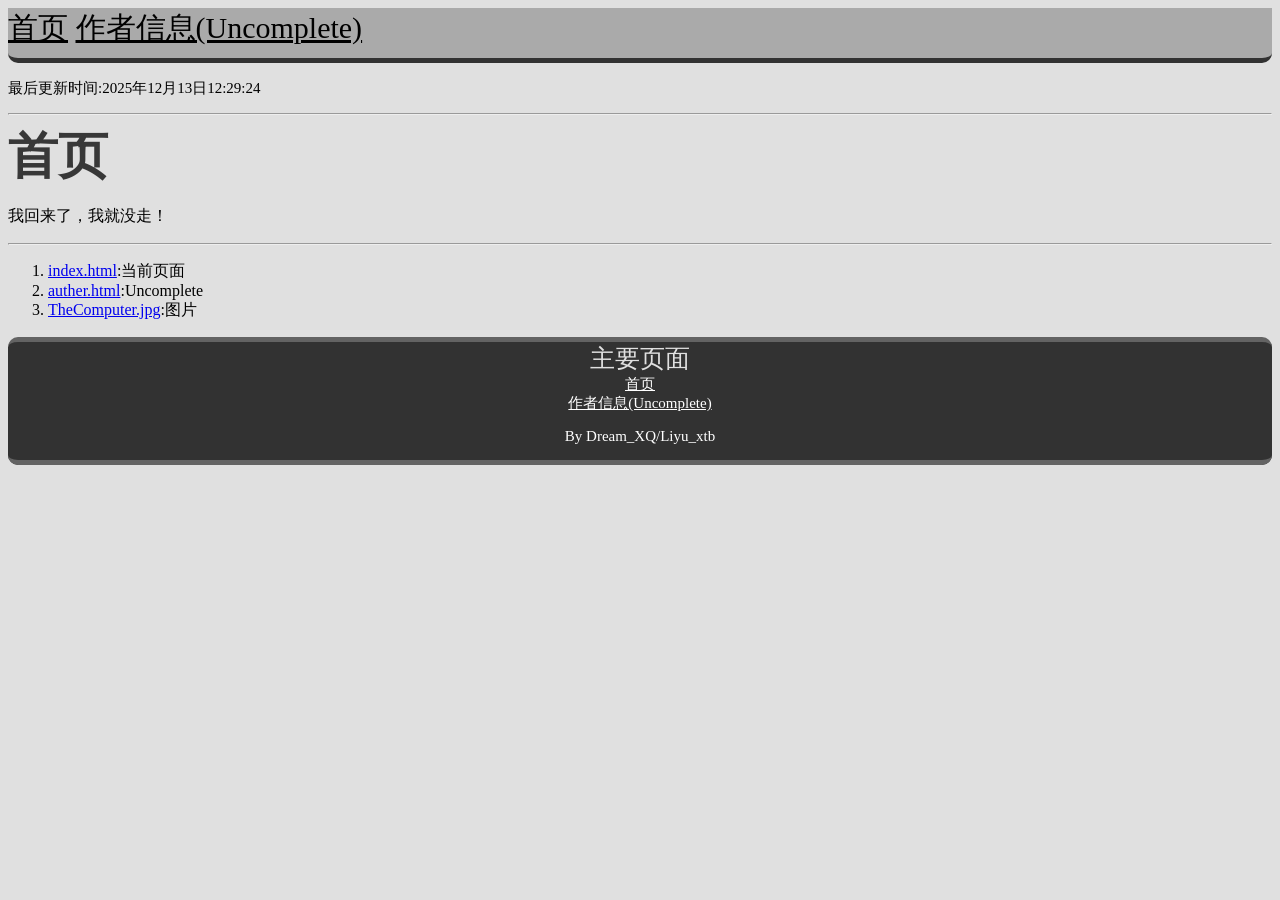
<file: index.html>
<html>
    <head>
        <link href="bottom.css" rel="stylesheet" />
        <meta charset="UTF-8">
        <title>Matrix首页</title>
    </head>
    <body style="background-color: #E0E0E0;">
        <p>
            <div class="topbar">
                <a href="index.html" style="color: black;">首页</a>
                <a href="index.html" style="color: black;">作者信息(Uncomplete)</a>
            </div>
        </p>
        <p class="smalltext">最后更新时间:2025年12月13日12:29:24</p>
        <hr>
        <h1 style="margin: 0px;"><p style="color: rgb(56, 56, 56);font-size: 50px;margin: 0px;">首页</p></h1>
        <p>我回来了，我就没走！</p>
        <hr>
        <ol>
        <li><a href="index.html">index.html</a>:当前页面</li>
        <li><a href="index.html">auther.html</a>:Uncomplete</li>
        <li><a href="TheComputer.jpg">TheComputer.jpg</a>:图片</li>
        </ol>
        <div class="bottomup">
            <div class="bottomtitle">主要页面</div>
            <a href="index.html" class="whited">首页</a>
            <br>
            <a href="index.html" class="whited">作者信息(Uncomplete)</a>
            <br>
            <div class="bottomdown">
                <p>By Dream_XQ/Liyu_xtb</p>
            </div>
        </div>
    </body>
</html>
</file>
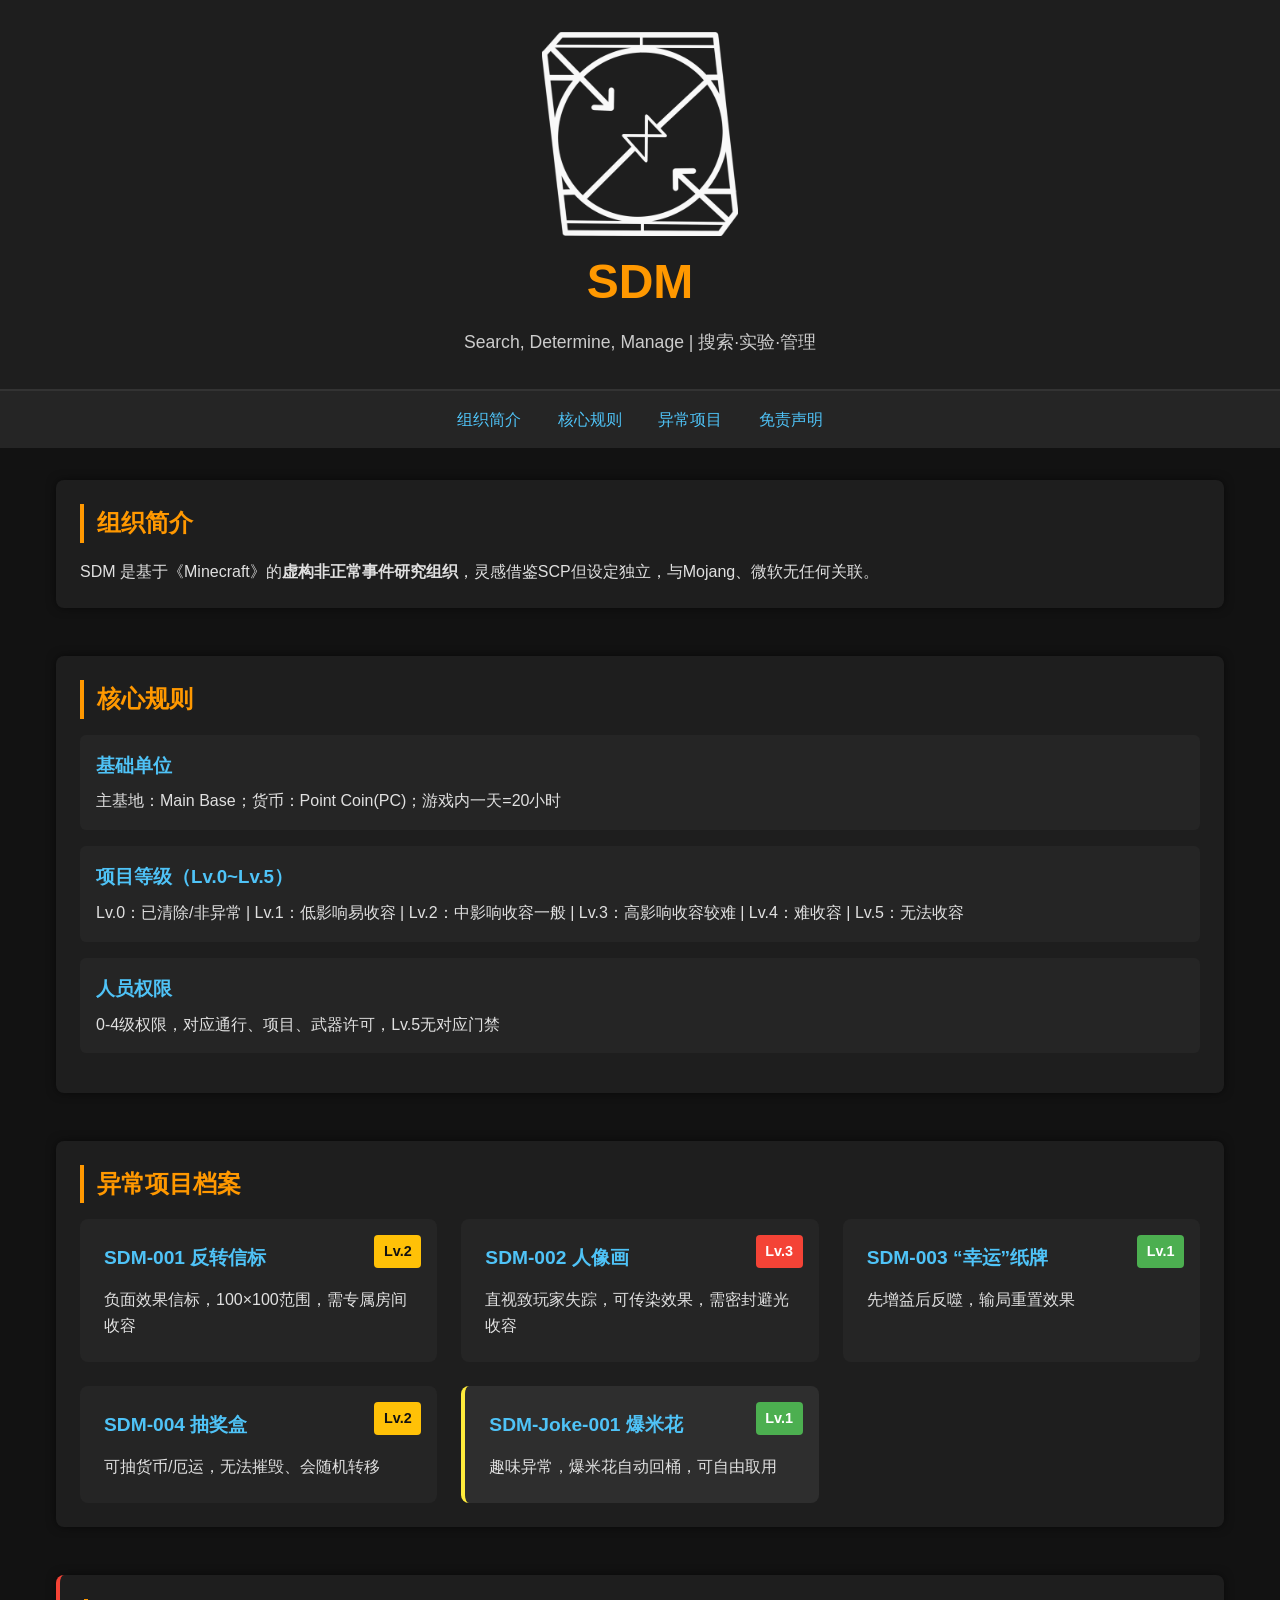
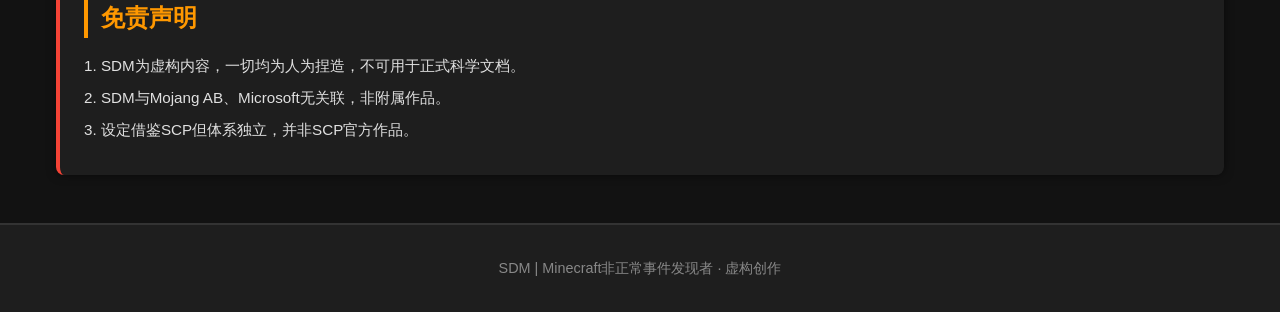
<file: sdm/index.html>
<!DOCTYPE html>
<html lang="zh-CN">
<head>
    <meta charset="UTF-8">
    <meta name="viewport" content="width=device-width, initial-scale=1.0">
    <title>SDM - Minecraft非正常事件发现者</title>
    <link rel="stylesheet" href="sdm.css">
</head>
<body>
    <!-- 头部 -->
    <header class="site-header">
        <img src="SDM-Pic(White).png" alt="SDM图标" width=196 height=204>
        <h1>SDM</h1>
        <p>Search, Determine, Manage | 搜索·实验·管理</p>
    </header>

    <!-- 导航 -->
    <nav class="navbar">
        <a href="#intro">组织简介</a>
        <a href="#rule">核心规则</a>
        <a href="#items">异常项目</a>
        <a href="#disclaimer">免责声明</a>
    </nav>

    <!-- 主体内容 -->
    <main class="container">
        <!-- 组织简介 -->
        <section id="intro" class="section">
            <h2>组织简介</h2>
            <p>SDM 是基于《Minecraft》的<strong>虚构非正常事件研究组织</strong>，灵感借鉴SCP但设定独立，与Mojang、微软无任何关联。</p>
        </section>

        <!-- 核心规则 -->
        <section id="rule" class="section">
            <h2>核心规则</h2>
            <div class="rule-box">
                <h3>基础单位</h3>
                <p>主基地：Main Base；货币：Point Coin(PC)；游戏内一天=20小时</p>
            </div>
            <div class="rule-box">
                <h3>项目等级（Lv.0~Lv.5）</h3>
                <p>Lv.0：已清除/非异常 | Lv.1：低影响易收容 | Lv.2：中影响收容一般 | Lv.3：高影响收容较难 | Lv.4：难收容 | Lv.5：无法收容</p>
            </div>
            <div class="rule-box">
                <h3>人员权限</h3>
                <p>0-4级权限，对应通行、项目、武器许可，Lv.5无对应门禁</p>
            </div>
        </section>

        <!-- 异常项目 -->
        <section id="items" class="section">
            <h2>异常项目档案</h2>
            <div class="item-card-group">
                <!-- 001 -->
                <div class="item-card">
                    <span class="level lv2">Lv.2</span>
                    <h3><a href="sdm-001.html">SDM-001 反转信标</a></h3>
                    <p>负面效果信标，100×100范围，需专属房间收容</p>
                </div>
                <!-- 002 -->
                <div class="item-card">
                    <span class="level lv3">Lv.3</span>
                    <h3><a href="sdm-002.html">SDM-002 人像画</a></h3>
                    <p>直视致玩家失踪，可传染效果，需密封避光收容</p>
                </div>
                <!-- 003 -->
                <div class="item-card">
                    <span class="level lv1">Lv.1</span>
                    <h3><a href="sdm-003.html">SDM-003 “幸运”纸牌</a></h3>
                    <p>先增益后反噬，输局重置效果</p>
                </div>
                <!-- 004 -->
                <div class="item-card">
                    <span class="level lv2">Lv.2</span>
                    <h3><a href="sdm-004.html">SDM-004 抽奖盒</a></h3>
                    <p>可抽货币/厄运，无法摧毁、会随机转移</p>
                </div>
                <!-- 玩笑项目 -->
                <div class="item-card joke">
                    <span class="level lv1">Lv.1</span>
                    <h3><a href="sdm-joke-001.html">SDM-Joke-001 爆米花</a></h3>
                    <p>趣味异常，爆米花自动回桶，可自由取用</p>
                </div>
            </div>
        </section>

        <!-- 免责声明 -->
        <section id="disclaimer" class="section disclaimer">
            <h2>免责声明</h2>
            <p>1. SDM为虚构内容，一切均为人为捏造，不可用于正式科学文档。</p>
            <p>2. SDM与Mojang AB、Microsoft无关联，非附属作品。</p>
            <p>3. 设定借鉴SCP但体系独立，并非SCP官方作品。</p>
        </section>
    </main>

    <!-- 底部 -->
    <footer class="site-footer">
        <p>SDM | Minecraft非正常事件发现者 · 虚构创作</p>
    </footer>
</body>
</html>
</file>
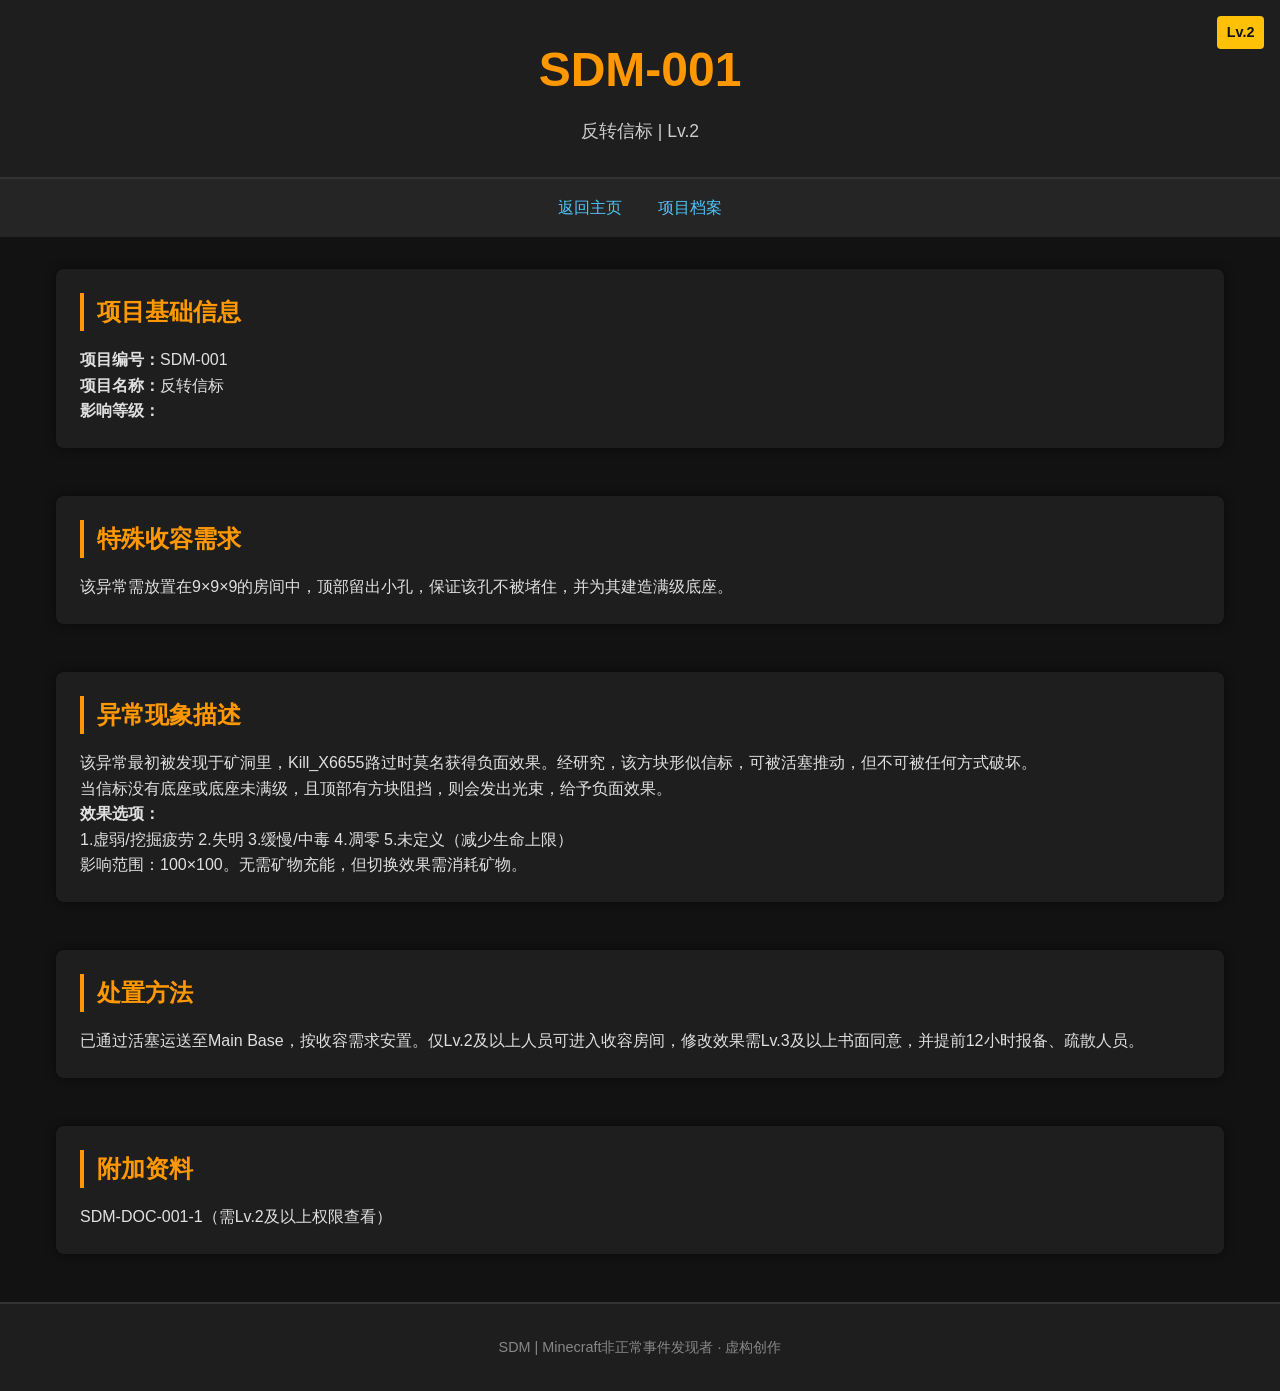
<file: sdm/sdm-001.html>
<!DOCTYPE html>
<html lang="zh-CN">
<head>
    <meta charset="UTF-8">
    <meta name="viewport" content="width=device-width, initial-scale=1.0">
    <title>SDM-001 反转信标</title>
    <link rel="stylesheet" href="sdm.css">
</head>
<body>
    <header class="site-header">
        <h1>SDM-001</h1>
        <p>反转信标 | Lv.2</p>
    </header>
    <nav class="navbar">
        <a href="index.html">返回主页</a>
        <a href="index.html#items">项目档案</a>
    </nav>
    <main class="container">
        <section class="section">
            <h2>项目基础信息</h2>
            <p><strong>项目编号：</strong>SDM-001</p>
            <p><strong>项目名称：</strong>反转信标</p>
            <p><strong>影响等级：</strong><span class="level lv2">Lv.2</span></p>
        </section>

        <section class="section">
            <h2>特殊收容需求</h2>
            <p>该异常需放置在9×9×9的房间中，顶部留出小孔，保证该孔不被堵住，并为其建造满级底座。</p>
        </section>

        <section class="section">
            <h2>异常现象描述</h2>
            <p>该异常最初被发现于矿洞里，Kill_X6655路过时莫名获得负面效果。经研究，该方块形似信标，可被活塞推动，但不可被任何方式破坏。</p>
            <p>当信标没有底座或底座未满级，且顶部有方块阻挡，则会发出光束，给予负面效果。</p>
            <p><strong>效果选项：</strong></p>
            <p>1.虚弱/挖掘疲劳  2.失明  3.缓慢/中毒  4.凋零  5.未定义（减少生命上限）</p>
            <p>影响范围：100×100。无需矿物充能，但切换效果需消耗矿物。</p>
        </section>

        <section class="section">
            <h2>处置方法</h2>
            <p>已通过活塞运送至Main Base，按收容需求安置。仅Lv.2及以上人员可进入收容房间，修改效果需Lv.3及以上书面同意，并提前12小时报备、疏散人员。</p>
        </section>

        <section class="section">
            <h2>附加资料</h2>
            <p>SDM-DOC-001-1（需Lv.2及以上权限查看）</p>
        </section>
    </main>
    <footer class="site-footer">
        <p>SDM | Minecraft非正常事件发现者 · 虚构创作</p>
    </footer>
</body>
</html>
</file>
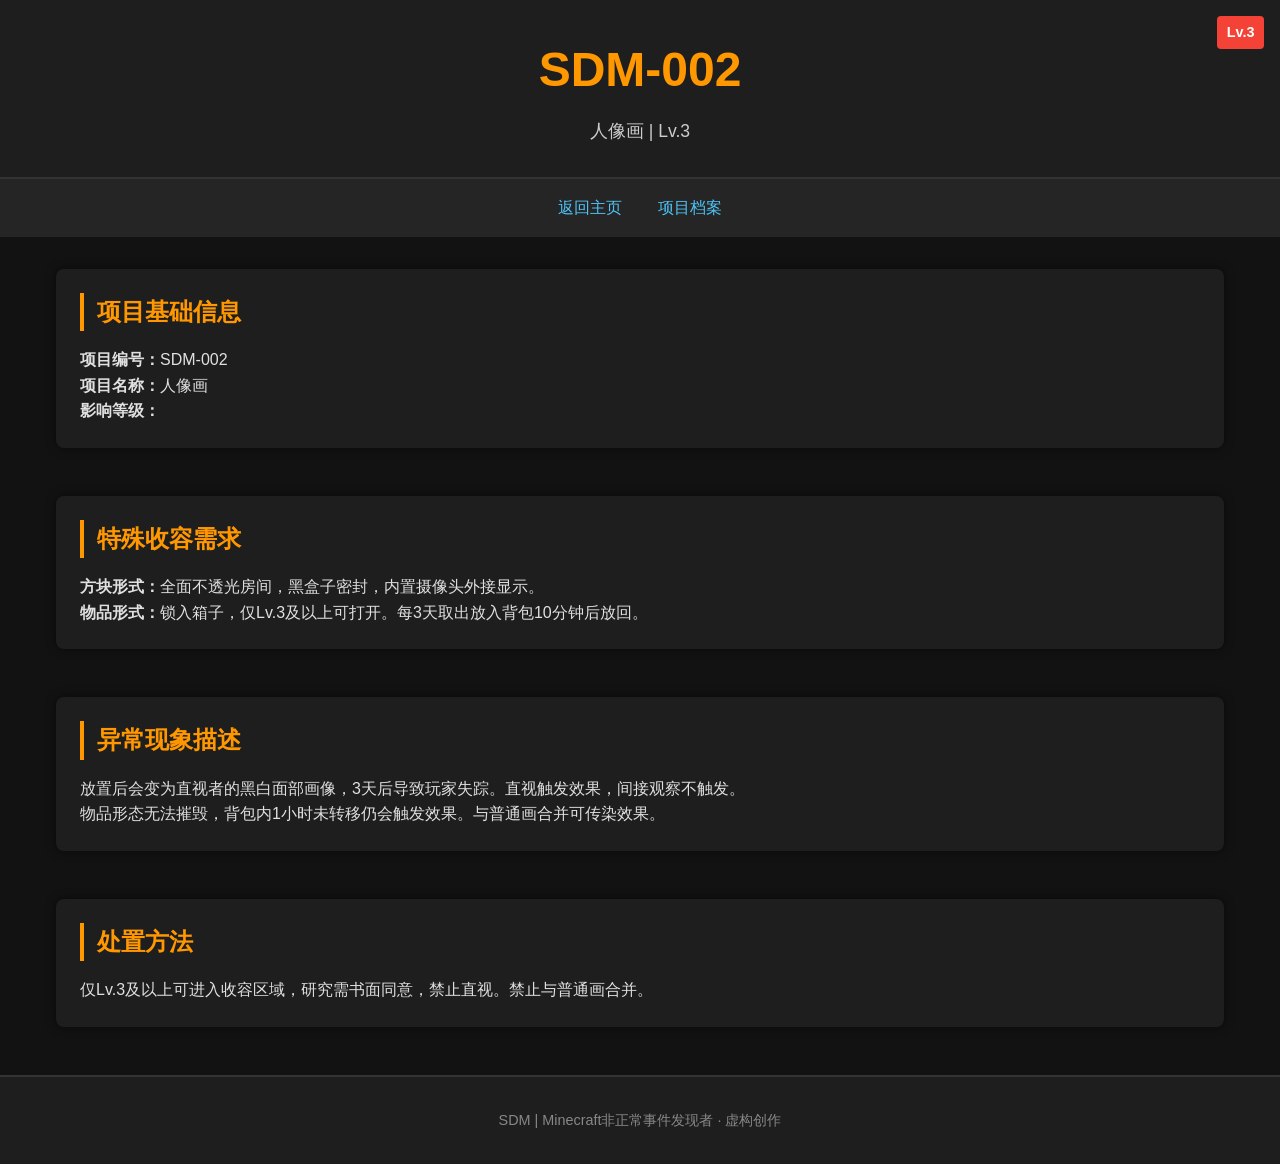
<file: sdm/sdm-002.html>
<!DOCTYPE html>
<html lang="zh-CN">
<head>
    <meta charset="UTF-8">
    <meta name="viewport" content="width=device-width, initial-scale=1.0">
    <title>SDM-002 人像画</title>
    <link rel="stylesheet" href="sdm.css">
</head>
<body>
    <header class="site-header">
        <h1>SDM-002</h1>
        <p>人像画 | Lv.3</p>
    </header>
    <nav class="navbar">
        <a href="index.html">返回主页</a>
        <a href="index.html#items">项目档案</a>
    </nav>
    <main class="container">
        <section class="section">
            <h2>项目基础信息</h2>
            <p><strong>项目编号：</strong>SDM-002</p>
            <p><strong>项目名称：</strong>人像画</p>
            <p><strong>影响等级：</strong><span class="level lv3">Lv.3</span></p>
        </section>

        <section class="section">
            <h2>特殊收容需求</h2>
            <p><strong>方块形式：</strong>全面不透光房间，黑盒子密封，内置摄像头外接显示。</p>
            <p><strong>物品形式：</strong>锁入箱子，仅Lv.3及以上可打开。每3天取出放入背包10分钟后放回。</p>
        </section>

        <section class="section">
            <h2>异常现象描述</h2>
            <p>放置后会变为直视者的黑白面部画像，3天后导致玩家失踪。直视触发效果，间接观察不触发。</p>
            <p>物品形态无法摧毁，背包内1小时未转移仍会触发效果。与普通画合并可传染效果。</p>
        </section>

        <section class="section">
            <h2>处置方法</h2>
            <p>仅Lv.3及以上可进入收容区域，研究需书面同意，禁止直视。禁止与普通画合并。</p>
        </section>
    </main>
    <footer class="site-footer">
        <p>SDM | Minecraft非正常事件发现者 · 虚构创作</p>
    </footer>
</body>
</html>
</file>
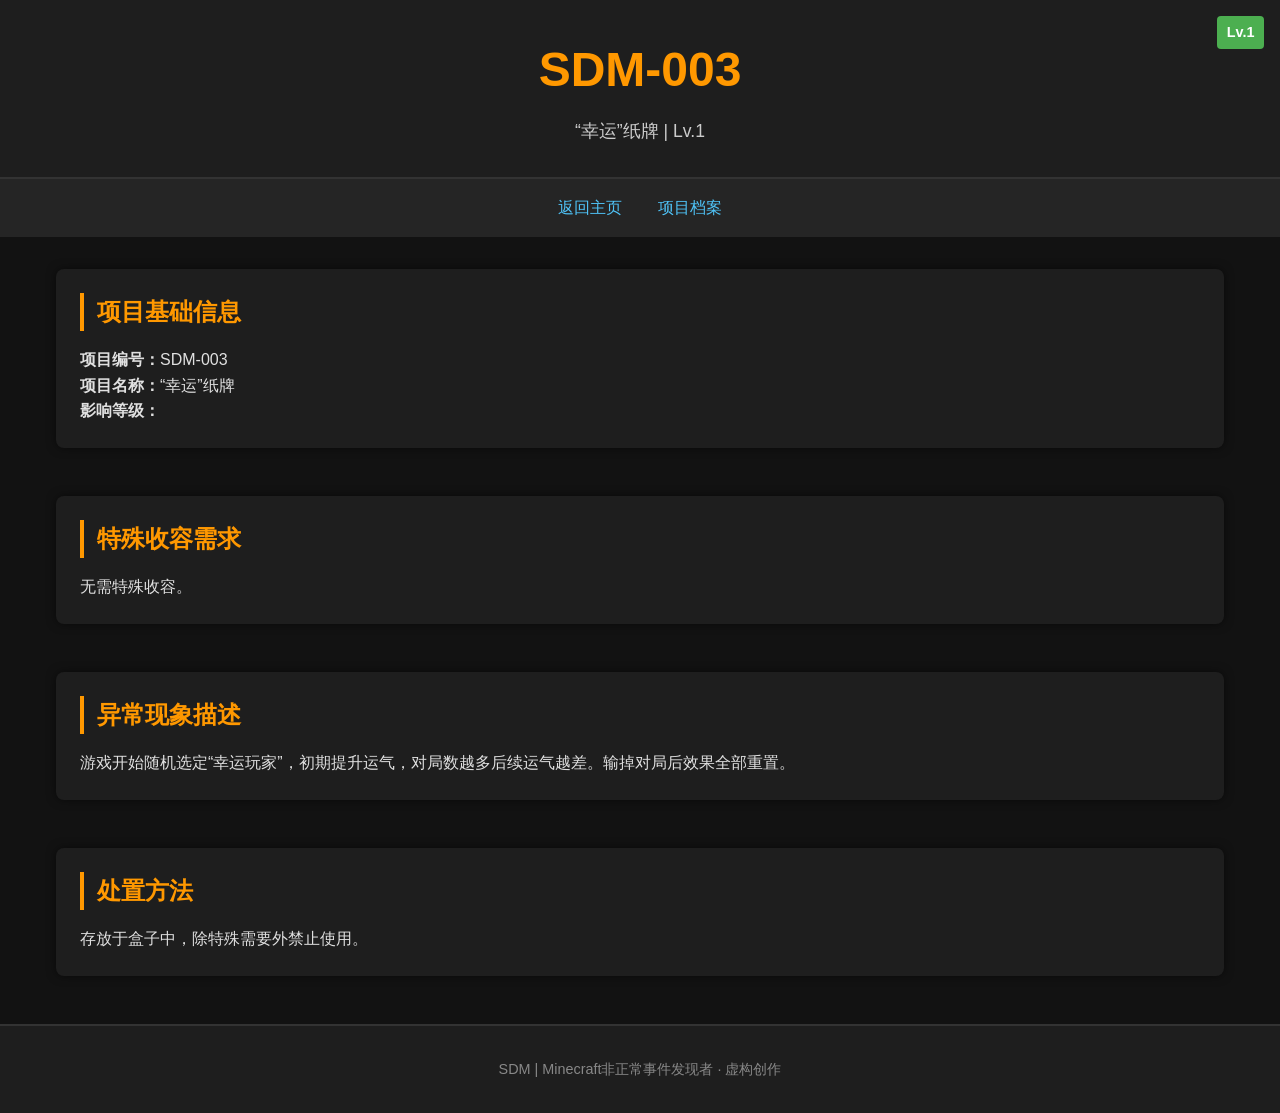
<file: sdm/sdm-003.html>
<!DOCTYPE html>
<html lang="zh-CN">
<head>
    <meta charset="UTF-8">
    <meta name="viewport" content="width=device-width, initial-scale=1.0">
    <title>SDM-003 “幸运”纸牌</title>
    <link rel="stylesheet" href="sdm.css">
</head>
<body>
    <header class="site-header">
        <h1>SDM-003</h1>
        <p>“幸运”纸牌 | Lv.1</p>
    </header>
    <nav class="navbar">
        <a href="index.html">返回主页</a>
        <a href="index.html#items">项目档案</a>
    </nav>
    <main class="container">
        <section class="section">
            <h2>项目基础信息</h2>
            <p><strong>项目编号：</strong>SDM-003</p>
            <p><strong>项目名称：</strong>“幸运”纸牌</p>
            <p><strong>影响等级：</strong><span class="level lv1">Lv.1</span></p>
        </section>

        <section class="section">
            <h2>特殊收容需求</h2>
            <p>无需特殊收容。</p>
        </section>

        <section class="section">
            <h2>异常现象描述</h2>
            <p>游戏开始随机选定“幸运玩家”，初期提升运气，对局数越多后续运气越差。输掉对局后效果全部重置。</p>
        </section>

        <section class="section">
            <h2>处置方法</h2>
            <p>存放于盒子中，除特殊需要外禁止使用。</p>
        </section>
    </main>
    <footer class="site-footer">
        <p>SDM | Minecraft非正常事件发现者 · 虚构创作</p>
    </footer>
</body>
</html>
</file>
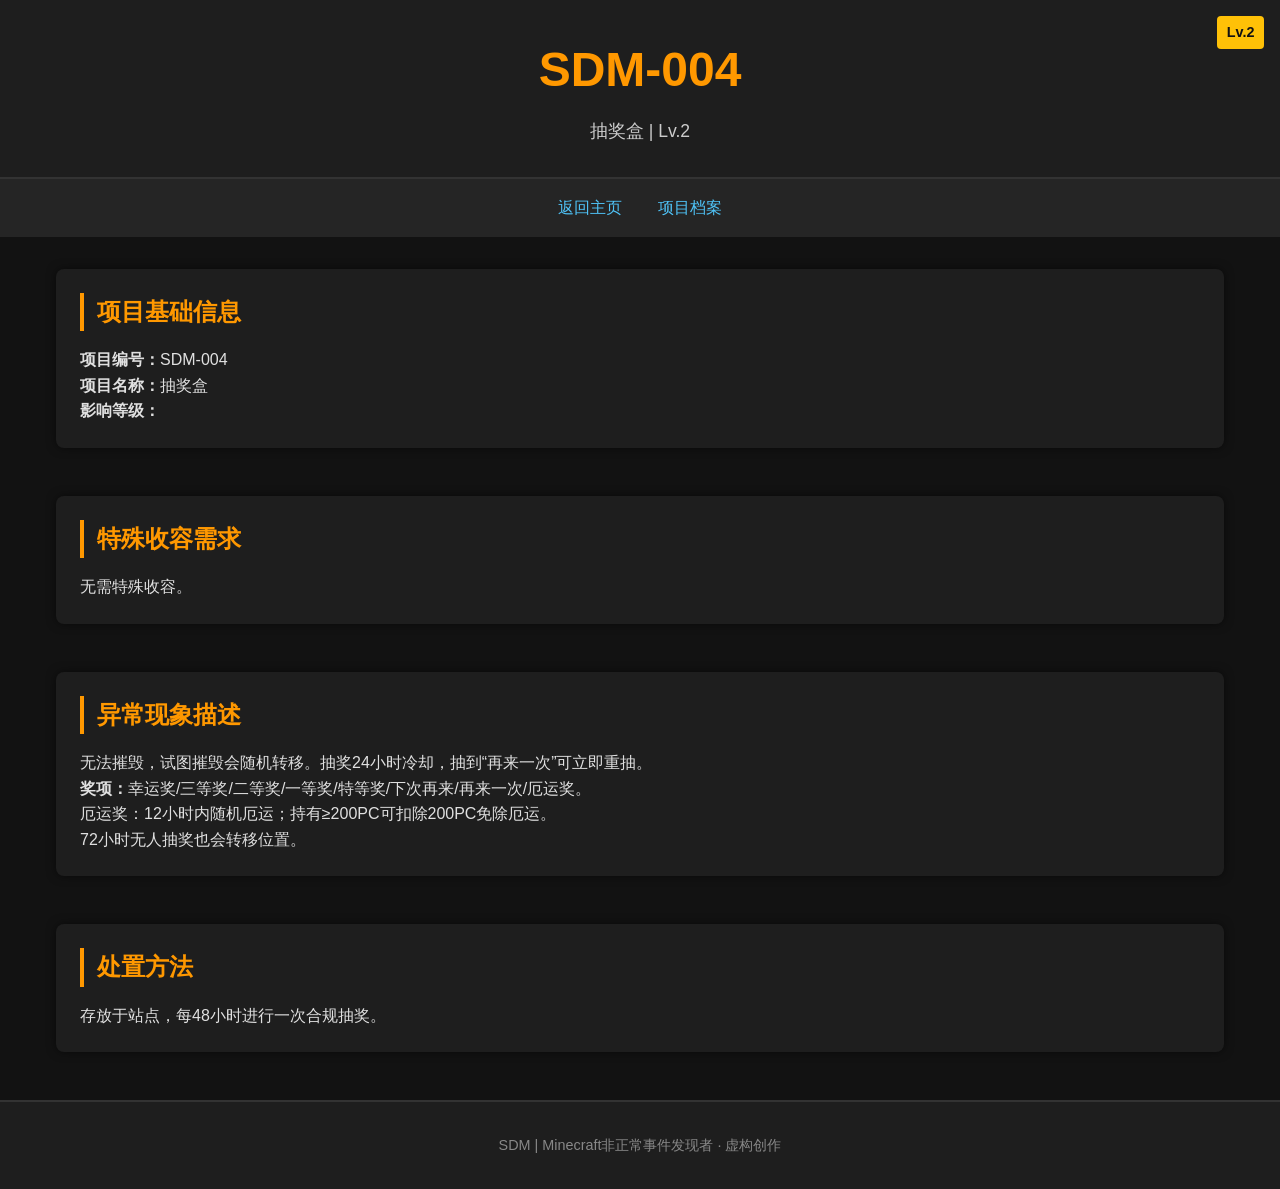
<file: sdm/sdm-004.html>
<!DOCTYPE html>
<html lang="zh-CN">
<head>
    <meta charset="UTF-8">
    <meta name="viewport" content="width=device-width, initial-scale=1.0">
    <title>SDM-004 抽奖盒</title>
    <link rel="stylesheet" href="sdm.css">
</head>
<body>
    <header class="site-header">
        <h1>SDM-004</h1>
        <p>抽奖盒 | Lv.2</p>
    </header>
    <nav class="navbar">
        <a href="index.html">返回主页</a>
        <a href="index.html#items">项目档案</a>
    </nav>
    <main class="container">
        <section class="section">
            <h2>项目基础信息</h2>
            <p><strong>项目编号：</strong>SDM-004</p>
            <p><strong>项目名称：</strong>抽奖盒</p>
            <p><strong>影响等级：</strong><span class="level lv2">Lv.2</span></p>
        </section>

        <section class="section">
            <h2>特殊收容需求</h2>
            <p>无需特殊收容。</p>
        </section>

        <section class="section">
            <h2>异常现象描述</h2>
            <p>无法摧毁，试图摧毁会随机转移。抽奖24小时冷却，抽到“再来一次”可立即重抽。</p>
            <p><strong>奖项：</strong>幸运奖/三等奖/二等奖/一等奖/特等奖/下次再来/再来一次/厄运奖。</p>
            <p>厄运奖：12小时内随机厄运；持有≥200PC可扣除200PC免除厄运。</p>
            <p>72小时无人抽奖也会转移位置。</p>
        </section>

        <section class="section">
            <h2>处置方法</h2>
            <p>存放于站点，每48小时进行一次合规抽奖。</p>
        </section>
    </main>
    <footer class="site-footer">
        <p>SDM | Minecraft非正常事件发现者 · 虚构创作</p>
    </footer>
</body>
</html>
</file>
<file: bottom.css>
div.bottomup {
    font-size: 15px;
    text-align: center;
    background-color: rgb(50,50,50);
    border-top: 5px solid rgb(99, 99, 99);
    border-radius: 10px;
    height: auto;
    color: white;
}
div.bottomdown {
    font-size: 15px;
    text-align: center;
    background-color: rgb(50,50,50);
    border-bottom: 5px solid rgb(99, 99, 99);
    border-bottom-left-radius: 10px;
    border-bottom-right-radius: 10px;
    height: auto;
    color: white;
}
div.bottomtitle {
    font-size: 25px;
    text-align: center;
    color: rgb(224, 224, 224);
}
a.whited {
    color: white;
}
div.topbar {
    color: black;
    background-color: rgb(170,170,170);
    border-bottom: 5px solid rgb(50,50,50);
    border-bottom-left-radius: 10px;
    border-bottom-right-radius: 10px;
    height: 50px;
    font-size: 30px;
}
p.smalltext {
    font-size: 15px;
}
</file>
<file: sdm/sdm.css>
/* 全局重置 */
* {
    margin: 0;
    padding: 0;
    box-sizing: border-box;
    font-family: "Microsoft YaHei", Arial, sans-serif;
}

/* 基础样式 */
body {
    background-color: #121212;
    color: #e0e0e0;
    line-height: 1.6;
}

a {
    color: #4fc3f7;
    text-decoration: none;
}

a:hover {
    color: #81d4fa;
}

/* 头部 */
.site-header {
    text-align: center;
    padding: 2rem 1rem;
    background-color: #1e1e1e;
    border-bottom: 2px solid #333;
}

.site-header h1 {
    font-size: 3rem;
    color: #ff9800;
    margin-bottom: 0.5rem;
}

.site-header p {
    font-size: 1.1rem;
    color: #ccc;
}

/* 导航 */
.navbar {
    background-color: #252525;
    padding: 1rem;
    text-align: center;
    position: sticky;
    top: 0;
    z-index: 99;
}

.navbar a {
    margin: 0 1rem;
    font-size: 1rem;
    font-weight: 500;
}

/* 容器 */
.container {
    max-width: 1200px;
    margin: 2rem auto;
    padding: 0 1rem;
}

/* 板块 */
.section {
    margin-bottom: 3rem;
    padding: 1.5rem;
    background-color: #1e1e1e;
    border-radius: 8px;
    box-shadow: 0 0 10px rgba(0,0,0,0.5);
}

.section h2 {
    color: #ff9800;
    margin-bottom: 1rem;
    border-left: 4px solid #ff9800;
    padding-left: 0.8rem;
}

/* 规则盒子 */
.rule-box {
    margin-bottom: 1rem;
    padding: 1rem;
    background-color: #252525;
    border-radius: 6px;
}

.rule-box h3 {
    color: #4fc3f7;
    margin-bottom: 0.5rem;
}

/* 项目卡片组 */
.item-card-group {
    display: grid;
    grid-template-columns: repeat(auto-fill, minmax(280px, 1fr));
    gap: 1.5rem;
}

/* 项目卡片 */
.item-card {
    background-color: #252525;
    padding: 1.5rem;
    border-radius: 8px;
    position: relative;
    transition: transform 0.3s;
}

.item-card:hover {
    transform: translateY(-5px);
}

.item-card.joke {
    background-color: #2e2e2e;
    border-left: 4px solid #ffeb3b;
}

/* 等级标签 */
.level {
    position: absolute;
    top: 1rem;
    right: 1rem;
    padding: 0.3rem 0.6rem;
    border-radius: 4px;
    font-size: 0.9rem;
    font-weight: bold;
}

.lv1 {
    background-color: #4caf50;
    color: #fff;
}

.lv2 {
    background-color: #ffc107;
    color: #121212;
}

.lv3 {
    background-color: #f44336;
    color: #fff;
}

.item-card h3 {
    margin-bottom: 0.8rem;
    font-size: 1.2rem;
}

/* 免责声明 */
.disclaimer {
    border-left: 4px solid #f44336;
}

.disclaimer p {
    margin-bottom: 0.5rem;
    font-size: 0.95rem;
}

/* 底部 */
.site-footer {
    text-align: center;
    padding: 2rem 1rem;
    background-color: #1e1e1e;
    border-top: 2px solid #333;
    color: #888;
    font-size: 0.9rem;
}
</file>
